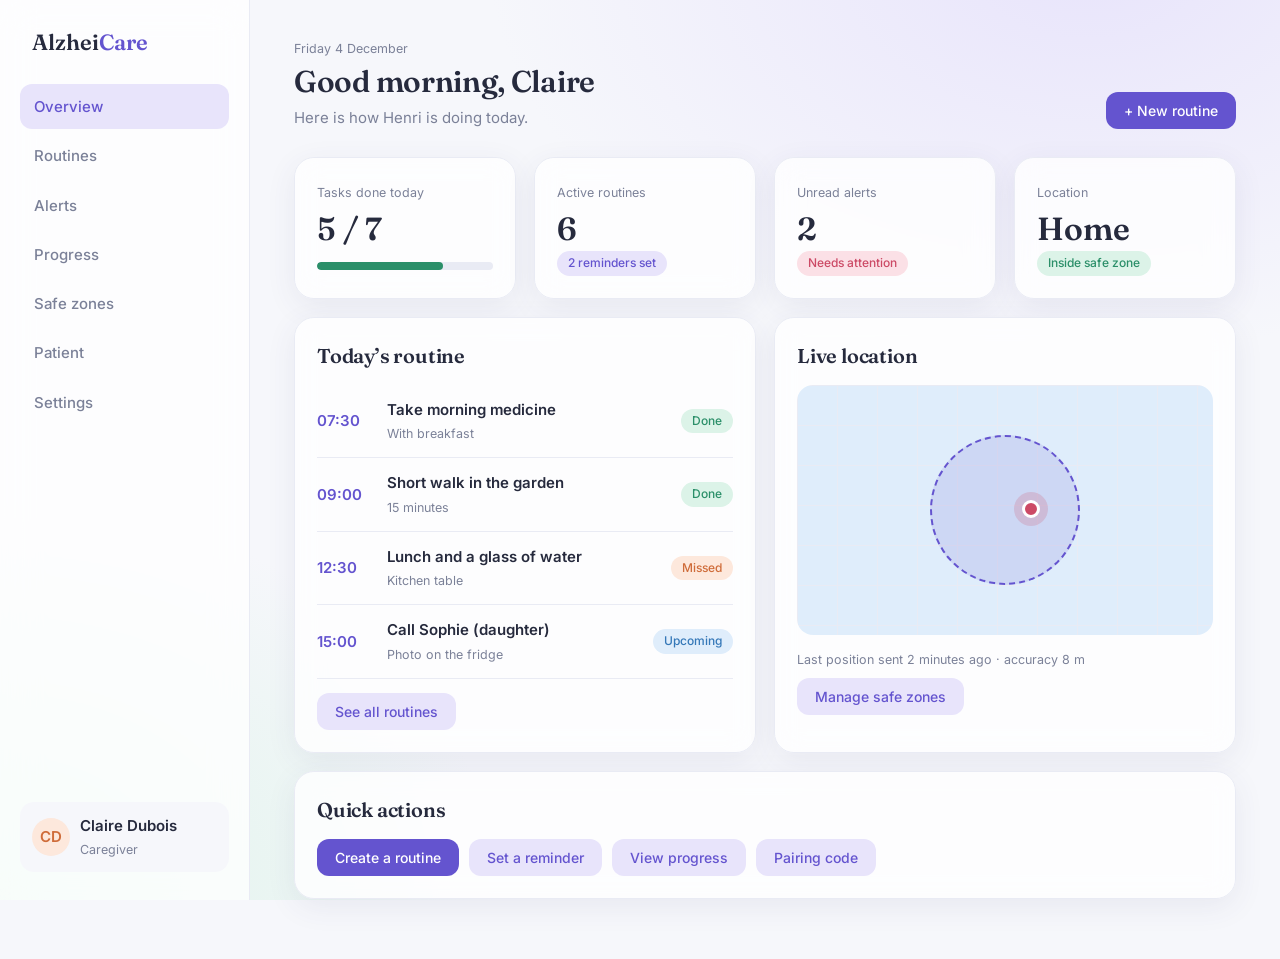
<file: index.html>
<!DOCTYPE html>
<html lang="en">

<head>
  <meta charset="utf-8">
  <meta name="viewport" content="width=device-width, initial-scale=1, viewport-fit=cover">
  <title>AlzheiCare · Caregiver dashboard</title>
  <link rel="preconnect" href="https://fonts.googleapis.com">
  <link href="https://fonts.googleapis.com/css2?family=Fraunces:wght@500;600&family=Inter:wght@400;500;600&display=swap" rel="stylesheet">
  <link rel="stylesheet" href="main.css">
 
</head>

<body>

  <aside>
    <div class="logo">Alzhei<span>Care</span></div>
    <nav>
      <a class="nav" href="#overview">Overview</a>
      <a class="nav" href="#routines">Routines</a>
      <a class="nav" href="#alerts">Alerts</a>
      <a class="nav" href="#progress">Progress</a>
      <a class="nav" href="#safety">Safe zones</a>
      <a class="nav" href="#patient">Patient</a>
      <a class="nav" href="#settings">Settings</a>
    </nav>
    <div class="me">
      <div class="avatar">CD</div>
      <div>
        <h3>Claire Dubois</h3><small>Caregiver</small>
      </div>
    </div>
  </aside>

  <main>

    <!-- ============ OVERVIEW ============ -->
    <section class="view" id="overview">
      <div class="top">
        <div><small id="today">Today</small>
          <h1>Good morning, Claire</h1>
          <p class="mute">Here is how Henri is doing today.</p>
        </div>
        <a class="btn" href="#new">+ New routine</a>
      </div>

      <div class="grid g4">
        <div class="card stat"><small>Tasks done today</small><b>5 / 7</b><progress max="7" value="5"></progress></div>
        <div class="card stat"><small>Active routines</small><b>6</b><span class="tag lav">2 reminders set</span></div>
        <a class="card stat" href="#alerts"><small>Unread alerts</small><b>2</b><span class="tag rose">Needs
            attention</span></a>
        <a class="card stat" href="#safety"><small>Location</small><b>Home</b><span class="tag mint">Inside safe
            zone</span></a>
      </div>

      <div class="grid g2" style="margin-top:18px">
        <div class="card">
          <h2>Today’s routine</h2>
          <div class="row"><span class="time">07:30</span>
            <div class="grow">
              <h3>Take morning medicine</h3><small>With breakfast</small>
            </div><span class="tag mint">Done</span>
          </div>
          <div class="row"><span class="time">09:00</span>
            <div class="grow">
              <h3>Short walk in the garden</h3><small>15 minutes</small>
            </div><span class="tag mint">Done</span>
          </div>
          <div class="row"><span class="time">12:30</span>
            <div class="grow">
              <h3>Lunch and a glass of water</h3><small>Kitchen table</small>
            </div><span class="tag peach">Missed</span>
          </div>
          <div class="row"><span class="time">15:00</span>
            <div class="grow">
              <h3>Call Sophie (daughter)</h3><small>Photo on the fridge</small>
            </div><span class="tag sky">Upcoming</span>
          </div>
          <a class="btn soft" href="#routines" style="margin-top:14px">See all routines</a>
        </div>
        <div class="card">
          <h2>Live location</h2>
          <div class="map">
            <div class="zone"></div>
            <div class="pin"></div>
          </div>
          <p style="margin-top:12px"><small>Last position sent 2 minutes ago · accuracy 8 m</small></p>
          <a class="btn soft" href="#safety" style="margin-top:8px">Manage safe zones</a>
        </div>
      </div>

      <div class="card" style="margin-top:18px">
        <h2>Quick actions</h2>
        <div style="display:flex;gap:10px;flex-wrap:wrap">
          <a class="btn" href="#new">Create a routine</a>
          <a class="btn soft" href="#new">Set a reminder</a>
          <a class="btn soft" href="#progress">View progress</a>
          <a class="btn soft" href="#patient">Pairing code</a>
        </div>
      </div>
    </section>

    <!-- ============ ROUTINES ============ -->
    <section class="view" id="routines">
      <div class="top">
        <div>
          <h1>Routines</h1>
          <p class="mute">Add, change or pause the daily routine.</p>
        </div>
        <a class="btn" href="#new">+ New routine</a>
      </div>
      <div class="card wrap">
        <table>
          <tr>
            <th>Time</th>
            <th>Routine</th>
            <th>Repeats</th>
            <th>Reminder message</th>
            <th>Active</th>
            <th></th>
          </tr>
          <tr>
            <td class="time">07:30</td>
            <td>
              <h3>Morning medicine</h3>
            </td>
            <td>Every day</td>
            <td><small>“Henri, time for your tablets.”</small></td>
            <td><input class="switch" type="checkbox" checked></td>
            <td><a class="btn soft" href="#new">Edit</a></td>
          </tr>
          <tr>
            <td class="time">09:00</td>
            <td>
              <h3>Garden walk</h3>
            </td>
            <td>Mon · Wed · Fri</td>
            <td><small>“A little fresh air?”</small></td>
            <td><input class="switch" type="checkbox" checked></td>
            <td><a class="btn soft" href="#new">Edit</a></td>
          </tr>
          <tr>
            <td class="time">12:30</td>
            <td>
              <h3>Lunch and water</h3>
            </td>
            <td>Every day</td>
            <td><small>“Lunch is ready.”</small></td>
            <td><input class="switch" type="checkbox" checked></td>
            <td><a class="btn soft" href="#new">Edit</a></td>
          </tr>
          <tr>
            <td class="time">15:00</td>
            <td>
              <h3>Call Sophie</h3>
            </td>
            <td>Sun · Wed</td>
            <td><small>“Sophie is waiting for your call.”</small></td>
            <td><input class="switch" type="checkbox" checked></td>
            <td><a class="btn soft" href="#new">Edit</a></td>
          </tr>
          <tr>
            <td class="time">18:00</td>
            <td>
              <h3>Memory photo album</h3>
            </td>
            <td>Every day</td>
            <td><small>“Let’s look at the photos.”</small></td>
            <td><input class="switch" type="checkbox"></td>
            <td><a class="btn soft" href="#new">Edit</a></td>
          </tr>
          <tr>
            <td class="time">21:00</td>
            <td>
              <h3>Evening medicine</h3>
            </td>
            <td>Every day</td>
            <td><small>“Last tablets of the day.”</small></td>
            <td><input class="switch" type="checkbox" checked></td>
            <td><a class="btn soft" href="#new">Edit</a></td>
          </tr>
        </table>
      </div>
    </section>

    <!-- ============ NEW ROUTINE ============ -->
    <section class="view" id="new">
      <div class="top">
        <div>
          <h1>New routine</h1>
          <p class="mute">Henri will see this on his phone.</p>
        </div><a class="btn soft" href="#routines">← Back</a>
      </div>
      <div class="card" style="max-width:640px">
        <form action="#routines">
          <label for="t">Title</label><input id="t" type="text" placeholder="For example: Drink a glass of water"
            required>
          <label for="d">Description</label><textarea id="d"
            placeholder="A few simple words so Henri understands."></textarea>
          <label for="h">Time of day</label><input id="h" type="time" value="10:00">
          <label>Repeat on</label>
          <div class="days">
            <label><input type="checkbox" checked><span>Mon</span></label><label><input type="checkbox"
                checked><span>Tue</span></label>
            <label><input type="checkbox" checked><span>Wed</span></label><label><input type="checkbox"
                checked><span>Thu</span></label>
            <label><input type="checkbox" checked><span>Fri</span></label><label><input
                type="checkbox"><span>Sat</span></label>
            <label><input type="checkbox"><span>Sun</span></label>
          </div>
          <label for="m">Reminder message</label><input id="m" type="text" placeholder="“Henri, it is time for…”">
          <label for="c">Category</label>
          <select id="c">
            <option>Health</option>
            <option>Meals</option>
            <option>Exercise</option>
            <option>Family</option>
            <option>Memory games</option>
          </select>
          <label style="display:flex;justify-content:space-between;align-items:center">Routine is active <input
              class="switch" type="checkbox" checked></label>
          <div style="display:flex;gap:10px;margin-top:24px"><button class="btn" type="submit">Save routine</button><a
              class="btn soft" href="#routines">Cancel</a></div>
        </form>
      </div>
    </section>

    <!-- ============ ALERTS ============ -->
    <section class="view" id="alerts">
      <div class="top">
        <div>
          <h1>Alerts</h1>
          <p class="mute">Everything Henri’s phone sent to you.</p>
        </div>
      </div>
      <div class="card">
        <div class="row alert"><span class="dot" style="background:var(--rose-t)"></span>
          <div class="grow">
            <h3>Henri pressed the help button</h3><small>Today, 10:42</small>
          </div><span class="tag rose">Help</span><button class="btn soft read">Mark as read</button>
        </div>
        <div class="row alert"><span class="dot" style="background:var(--peach-t)"></span>
          <div class="grow">
            <h3>Lunch and water was not completed</h3><small>Today, 13:00</small>
          </div><span class="tag rose">Missed task</span><button class="btn soft read">Mark as read</button>
        </div>
        <div class="row alert done"><span class="dot" style="background:var(--sky-t)"></span>
          <div class="grow">
            <h3>Henri left the safe zone “Home”</h3><small>Yesterday, 16:15</small>
          </div><span class="tag rose">Zone exit</span><button class="btn soft read">Mark as read</button>
        </div>
        <div class="row alert done"><span class="dot" style="background:var(--mint-t)"></span>
          <div class="grow">
            <h3>Henri came back home</h3><small>Yesterday, 16:48</small>
          </div><span class="tag mint">Info</span><button class="btn soft read">Mark as read</button>
        </div>
      </div>
    </section>

    <!-- ============ PROGRESS ============ -->
    <section class="view" id="progress">
      <div class="top">
        <div>
          <h1>Progress</h1>
          <p class="mute">The task log of the last 7 days.</p>
        </div>
      </div>
      <div class="grid g2">
        <div class="card">
          <h2>Completed tasks</h2>
          <div class="bars" style="margin-bottom:34px">
            <div style="height:70%"><span>Mon</span></div>
            <div style="height:85%"><span>Tue</span></div>
            <div style="height:60%"><span>Wed</span></div>
            <div style="height:90%"><span>Thu</span></div>
            <div style="height:75%"><span>Fri</span></div>
            <div style="height:55%"><span>Sat</span></div>
            <div style="height:72%"><span>Sun</span></div>
          </div>
        </div>
        <div class="card">
          <h2>This week</h2>
          <p><small>Medicine taken on time</small></p><progress max="100" value="92"></progress>
          <p style="margin-top:14px"><small>Meals and water</small></p><progress max="100" value="78"></progress>
          <p style="margin-top:14px"><small>Walks and exercise</small></p><progress max="100" value="64"></progress>
          <p style="margin-top:14px"><small>Memory games</small></p><progress max="100" value="81"></progress>
        </div>
      </div>
      <div class="card wrap" style="margin-top:18px">
        <h2>Task log</h2>
        <table>
          <tr>
            <th>Date</th>
            <th>Routine</th>
            <th>Status</th>
            <th>Completed at</th>
          </tr>
          <tr>
            <td>Today</td>
            <td>Morning medicine</td>
            <td><span class="tag mint">Done</span></td>
            <td>07:34</td>
          </tr>
          <tr>
            <td>Today</td>
            <td>Garden walk</td>
            <td><span class="tag mint">Done</span></td>
            <td>09:12</td>
          </tr>
          <tr>
            <td>Today</td>
            <td>Lunch and water</td>
            <td><span class="tag peach">Missed</span></td>
            <td>–</td>
          </tr>
          <tr>
            <td>Yesterday</td>
            <td>Evening medicine</td>
            <td><span class="tag mint">Done</span></td>
            <td>21:05</td>
          </tr>
          <tr>
            <td>Yesterday</td>
            <td>Call Sophie</td>
            <td><span class="tag mint">Done</span></td>
            <td>15:20</td>
          </tr>
        </table>
      </div>
    </section>

    <!-- ============ SAFE ZONES ============ -->
    <section class="view" id="safety">
      <div class="top">
        <div>
          <h1>Safe zones</h1>
          <p class="mute">You get an alert when Henri leaves an active zone.</p>
        </div>
      </div>
      <div class="grid g2">
        <div class="card">
          <h2>Map</h2>
          <div class="map">
            <div class="zone"></div>
            <div class="pin"></div>
          </div>
          <p style="margin-top:12px"><small>Henri is inside “Home” · updated 2 minutes ago</small></p>
        </div>
        <div class="card">
          <h2>Your zones</h2>
          <div class="row">
            <div class="grow">
              <h3>Home</h3><small>Radius 150 m</small>
            </div><input class="switch" type="checkbox" checked>
          </div>
          <div class="row">
            <div class="grow">
              <h3>Park near the house</h3><small>Radius 300 m</small>
            </div><input class="switch" type="checkbox" checked>
          </div>
          <div class="row">
            <div class="grow">
              <h3>Sophie’s house</h3><small>Radius 100 m</small>
            </div><input class="switch" type="checkbox">
          </div>
        </div>
      </div>
      <div class="card" style="margin-top:18px;max-width:640px">
        <h2>Add a safe zone</h2>
        <form action="#safety">
          <label for="zn">Name</label><input id="zn" type="text" placeholder="For example: Church">
          <label for="zr">Radius: from 50 m to 1000 m</label><input id="zr" type="range" min="50" max="1000" step="50"
            value="200">
          <button class="btn" style="margin-top:18px" type="submit">Save zone</button>
        </form>
      </div>
    </section>

    <!-- ============ PATIENT ============ -->
    <section class="view" id="patient">
      <div class="top">
        <div>
          <h1>Patient</h1>
          <p class="mute">The person you care for.</p>
        </div>
      </div>
      <div class="grid g2">
        <div class="card">
          <div style="display:flex;gap:16px;align-items:center;margin-bottom:10px">
            <div class="avatar" style="width:64px;height:64px;font-size:22px;background:var(--sky);color:var(--sky-t)">
              HM</div>
            <div>
              <h2 style="margin:0">Henri Martin</h2><small>Born 14 March 1948</small>
            </div>
          </div>
          <div class="row"><small class="grow">Status</small><span class="tag mint">Phone connected</span></div>
          <div class="row"><small class="grow">Caregiver</small><span>Claire Dubois</span></div>
          <div class="row"><small class="grow">Phone</small><span>+44 7700 900123</span></div>
        </div>
        <div class="card">
          <h2>Pairing code</h2>
          <p class="mute" style="margin-bottom:14px">Type this code on Henri’s phone to link both apps.</p>
          <span class="code">HN-4821</span>
        </div>
      </div>
      <div class="card" style="margin-top:18px">
        <h2>Good to know</h2>
        <details open>
          <summary>What does the help button do?</summary>
          <p class="mute">Henri presses it, and you get an alert with his position straight away.</p>
        </details>
        <details>
          <summary>What if the phone is off?</summary>
          <p class="mute">The last known position stays visible, and you are alerted if no position arrives.</p>
        </details>
      </div>
    </section>

    <!-- ============ SETTINGS ============ -->
    <section class="view" id="settings">
      <div class="top">
        <div>
          <h1>Settings</h1>
          <p class="mute">Your account and notifications.</p>
        </div>
      </div>
      <div class="grid g2">
        <div class="card">
          <h2>Your account</h2>
          <form action="#settings">
            <label for="n">Name</label><input id="n" type="text" value="Claire Dubois">
            <label for="e">Email</label><input id="e" type="email" value="claire@example.com">
            <label for="p">Phone</label><input id="p" type="tel" value="+44 7700 900456">
            <button class="btn" style="margin-top:20px">Save changes</button>
          </form>
        </div>
        <div class="card">
          <h2>Notifications</h2>
          <div class="row"><span class="grow">Help button pressed</span><input class="switch" type="checkbox" checked>
          </div>
          <div class="row"><span class="grow">Patient leaves a safe zone</span><input class="switch" type="checkbox"
              checked></div>
          <div class="row"><span class="grow">Missed tasks</span><input class="switch" type="checkbox" checked></div>
          <div class="row"><span class="grow">Daily summary by email</span><input class="switch" type="checkbox"></div>
          <label for="l">Language</label><select id="l">
            <option>English</option>
            <option>Français</option>
          </select>
          <div style="margin-top:20px"><button class="btn red">Log out</button></div>
        </div>
      </div>
    </section>

  </main>

  <script>
    /* The only JavaScript: show today's date, and grey out an alert once it is marked as read */
    document.getElementById("today").textContent = new Date().toLocaleDateString("en-GB", {weekday: "long", day: "numeric", month: "long"});
    document.querySelectorAll(".read").forEach(function (b) {
      b.onclick = function () {b.closest(".alert").classList.toggle("done");};
    });
  </script>
</body>

</html>
</file>
<file: main.css>
/* 1. COLOURS: change them here and the whole app changes */
    :root {
      --bg: #f6f7fb;
      --card: rgba(255, 255, 255, .78);
      --ink: #262a3d;
      --mute: #7b8198;
      --line: #e9ebf4;
      --mint: #dcf3e8;
      --mint-t: #2b8f69;
      --lav: #e8e4fb;
      --lav-t: #6454cf;
      --peach: #fde8dc;
      --peach-t: #cf6c3a;
      --sky: #dfedfb;
      --sky-t: #3578b8;
      --rose: #fbe0e6;
      --rose-t: #cc4a66;
      --shadow: 0 8px 30px rgba(60, 70, 120, .08);
      color-scheme: light;
      box-sizing: border-box;
      padding-top: env(safe-area-inset-top, 0px);
      padding-bottom: env(safe-area-inset-bottom, 0px);
    }

    @media (prefers-color-scheme:dark) {
      :root:not([data-theme="light"]) {
        --bg: #13151e;
        --card: rgba(30, 33, 48, .8);
        --ink: #eceef8;
        --mute: #9aa0b8;
        --line: #2a2e42;
        --mint: #1d3a31;
        --mint-t: #7fdcb5;
        --lav: #2a2650;
        --lav-t: #b3a8ff;
        --peach: #43291e;
        --peach-t: #ffb18a;
        --sky: #1d3249;
        --sky-t: #8cc4f5;
        --rose: #472029;
        --rose-t: #ff9fb4;
        --shadow: 0 8px 30px rgba(0, 0, 0, .3);
        color-scheme: dark;
      }
    }

    :root[data-theme="dark"] {
      --bg: #13151e;
      --card: rgba(30, 33, 48, .8);
      --ink: #eceef8;
      --mute: #9aa0b8;
      --line: #2a2e42;
      --mint: #1d3a31;
      --mint-t: #7fdcb5;
      --lav: #2a2650;
      --lav-t: #b3a8ff;
      --peach: #43291e;
      --peach-t: #ffb18a;
      --sky: #1d3249;
      --sky-t: #8cc4f5;
      --rose: #472029;
      --rose-t: #ff9fb4;
      --shadow: 0 8px 30px rgba(0, 0, 0, .3);
      color-scheme: dark;
    }

    /* 2. BASICS */
    * {
      box-sizing: border-box;
      margin: 0
    }

    html {
      scroll-padding-top: env(safe-area-inset-top, 0px);
      scroll-behavior: smooth
    }

    body {
      font: 15px/1.55 Inter, system-ui, sans-serif;
      color: var(--ink);
      background: var(--bg);
      background-image: radial-gradient(600px 400px at 85% -5%, var(--lav), transparent), radial-gradient(500px 400px at 0 100%, var(--mint), transparent);
      background-attachment: fixed;
      min-height: 100vh;
      display: flex
    }

    a {
      color: inherit;
      text-decoration: none
    }

    h1,
    h2 {
      font-family: Fraunces, Georgia, serif;
      font-weight: 600;
      letter-spacing: -.01em
    }

    h1 {
      font-size: 30px
    }

    h2 {
      font-size: 20px
    }

    h3 {
      font-size: 15px;
      font-weight: 600
    }

    small,
    .mute {
      color: var(--mute)
    }

    /* 3. SIDEBAR */
    aside {
      width: 250px;
      padding: 28px 20px;
      position: sticky;
      top: 0;
      height: 100vh;
      display: flex;
      flex-direction: column;
      gap: 6px;
      background: var(--card);
      backdrop-filter: blur(18px);
      border-right: 1px solid var(--line)
    }

    .logo {
      font: 600 22px Fraunces, serif;
      padding: 0 12px 22px
    }

    .logo span {
      color: var(--lav-t)
    }

    aside nav {
      display: flex;
      flex-direction: column;
      gap: 4px
    }

    aside a.nav {
      padding: 11px 14px;
      border-radius: 12px;
      color: var(--mute);
      font-weight: 500;
      transition: .2s
    }

    aside a.nav:hover {
      background: var(--lav);
      color: var(--lav-t)
    }

    .me {
      margin-top: auto;
      padding: 12px;
      border-radius: 14px;
      background: var(--bg);
      display: flex;
      gap: 10px;
      align-items: center
    }

    .avatar {
      width: 38px;
      height: 38px;
      border-radius: 50%;
      background: var(--peach);
      color: var(--peach-t);
      display: grid;
      place-items: center;
      font-weight: 600;
      flex: none
    }

    /* active menu item (the page being shown) */
    body:not(:has(.view:target)) a[href="#overview"],
    body:has(#overview:target) a[href="#overview"],
    body:has(#routines:target) a[href="#routines"],
    body:has(#new:target) a[href="#routines"],
    body:has(#alerts:target) a[href="#alerts"],
    body:has(#progress:target) a[href="#progress"],
    body:has(#safety:target) a[href="#safety"],
    body:has(#patient:target) a[href="#patient"],
    body:has(#settings:target) a[href="#settings"] {
      background: var(--lav);
      color: var(--lav-t)
    }

    /* 4. PAGES: only the one in the address bar (#name) is visible */
    main {
      flex: 1;
      padding: 36px 44px 60px;
      max-width: 1180px;
      min-width: 0
    }

    .view {
      display: none;
      animation: in .35s ease
    }

    .view:target,
    body:not(:has(.view:target)) #overview {
      display: block
    }

    @keyframes in {
      from {
        opacity: 0;
        transform: translateY(8px)
      }
    }

    .top {
      display: flex;
      justify-content: space-between;
      align-items: flex-end;
      gap: 16px;
      flex-wrap: wrap;
      margin-bottom: 28px
    }

    /* 5. CARDS, GRID, BUTTONS */
    .grid {
      display: grid;
      gap: 18px
    }

    .g4 {
      grid-template-columns: repeat(auto-fit, minmax(200px, 1fr))
    }

    .g2 {
      grid-template-columns: repeat(auto-fit, minmax(320px, 1fr))
    }

    .card {
      background: var(--card);
      backdrop-filter: blur(14px);
      border: 1px solid var(--line);
      border-radius: 20px;
      padding: 22px;
      box-shadow: var(--shadow)
    }

    .card h2 {
      margin-bottom: 14px
    }

    .stat b {
      display: block;
      font: 600 32px Fraunces, serif;
      margin: 6px 0 2px
    }

    .btn {
      display: inline-block;
      border: 0;
      cursor: pointer;
      font: 500 14px Inter, sans-serif;
      padding: 10px 18px;
      border-radius: 12px;
      background: var(--lav-t);
      color: #fff;
      transition: .2s
    }

    .btn:hover {
      transform: translateY(-1px);
      box-shadow: 0 6px 16px rgba(100, 84, 207, .3)
    }

    .btn.soft {
      background: var(--lav);
      color: var(--lav-t)
    }

    .btn.soft:hover {
      box-shadow: none
    }

    .btn.red {
      background: var(--rose);
      color: var(--rose-t)
    }

    .btn.red:hover {
      box-shadow: none
    }

    .tag {
      display: inline-block;
      padding: 3px 11px;
      border-radius: 99px;
      font-size: 12px;
      font-weight: 500
    }

    .mint {
      background: var(--mint);
      color: var(--mint-t)
    }

    .lav {
      background: var(--lav);
      color: var(--lav-t)
    }

    .peach {
      background: var(--peach);
      color: var(--peach-t)
    }

    .sky {
      background: var(--sky);
      color: var(--sky-t)
    }

    .rose {
      background: var(--rose);
      color: var(--rose-t)
    }

    progress {
      width: 100%;
      height: 8px;
      border-radius: 9px;
      border: 0;
      overflow: hidden;
      background: var(--line);
      accent-color: var(--mint-t)
    }

    progress::-webkit-progress-bar {
      background: var(--line)
    }

    progress::-webkit-progress-value {
      background: var(--mint-t);
      border-radius: 9px
    }

    progress::-moz-progress-bar {
      background: var(--mint-t)
    }

    /* 6. LISTS AND TABLES */
    .row {
      display: flex;
      align-items: center;
      gap: 14px;
      padding: 13px 0;
      border-bottom: 1px solid var(--line)
    }

    .row:last-child {
      border: 0
    }

    .row .grow {
      flex: 1;
      min-width: 0
    }

    .time {
      font-weight: 600;
      width: 56px;
      color: var(--lav-t)
    }

    .dot {
      width: 10px;
      height: 10px;
      border-radius: 50%;
      background: var(--mint-t);
      flex: none
    }

    .wrap {
      overflow-x: auto
    }

    table {
      width: 100%;
      border-collapse: collapse;
      min-width: 520px
    }

    th {
      text-align: left;
      font-weight: 500;
      color: var(--mute);
      font-size: 13px;
      padding: 8px 10px
    }

    td {
      padding: 13px 10px;
      border-top: 1px solid var(--line)
    }

    .alert.done {
      opacity: .5
    }

    .alert.done .tag.rose {
      background: var(--line);
      color: var(--mute)
    }

    /* 7. FORMS */
    label {
      display: block;
      font-weight: 500;
      margin: 16px 0 6px;
      font-size: 14px
    }

    input[type=text],
    input[type=time],
    input[type=email],
    input[type=tel],
    select,
    textarea {
      width: 100%;
      font: inherit;
      color: var(--ink);
      padding: 11px 14px;
      border: 1px solid var(--line);
      border-radius: 12px;
      background: var(--bg);
      outline: 0;
      transition: .2s
    }

    input:focus,
    select:focus,
    textarea:focus {
      border-color: var(--lav-t);
      box-shadow: 0 0 0 4px var(--lav)
    }

    textarea {
      min-height: 90px;
      resize: vertical
    }

    input[type=range] {
      width: 100%;
      accent-color: var(--lav-t)
    }

    .days {
      display: flex;
      gap: 8px;
      flex-wrap: wrap
    }

    .days label {
      margin: 0
    }

    .days input {
      display: none
    }

    .days span {
      display: grid;
      place-items: center;
      width: 42px;
      height: 42px;
      border-radius: 50%;
      background: var(--bg);
      border: 1px solid var(--line);
      cursor: pointer;
      font-size: 13px;
      transition: .2s
    }

    .days input:checked+span {
      background: var(--lav-t);
      color: #fff;
      border-color: var(--lav-t)
    }

    /* on/off switch made only with a checkbox */
    .switch {
      appearance: none;
      width: 42px;
      height: 24px;
      border-radius: 99px;
      background: var(--line);
      position: relative;
      cursor: pointer;
      transition: .25s;
      flex: none
    }

    .switch::after {
      content: "";
      position: absolute;
      top: 3px;
      left: 3px;
      width: 18px;
      height: 18px;
      border-radius: 50%;
      background: #fff;
      box-shadow: 0 1px 4px rgba(0, 0, 0, .2);
      transition: .25s
    }

    .switch:checked {
      background: var(--mint-t)
    }

    .switch:checked::after {
      left: 21px
    }

    details {
      border-bottom: 1px solid var(--line);
      padding: 12px 0
    }

    summary {
      cursor: pointer;
      font-weight: 500
    }

    /* 8. MAP (drawn with CSS) */
    .map {
      position: relative;
      height: 250px;
      border-radius: 16px;
      overflow: hidden;
      background: linear-gradient(var(--line) 1px, transparent 1px) 0 0/40px 40px, linear-gradient(90deg, var(--line) 1px, transparent 1px) 0 0/40px 40px, var(--sky)
    }

    .zone {
      position: absolute;
      left: 50%;
      top: 50%;
      width: 150px;
      height: 150px;
      margin: -75px;
      border-radius: 50%;
      background: rgba(100, 84, 207, .14);
      border: 2px dashed var(--lav-t)
    }

    .pin {
      position: absolute;
      left: 54%;
      top: 46%;
      width: 18px;
      height: 18px;
      border-radius: 50%;
      background: var(--rose-t);
      border: 3px solid #fff;
      box-shadow: 0 0 0 8px rgba(204, 74, 102, .2)
    }

    /* weekly bars */
    .bars {
      display: flex;
      align-items: flex-end;
      gap: 14px;
      height: 170px;
      padding-top: 10px
    }

    .bars div {
      flex: 1;
      border-radius: 10px 10px 4px 4px;
      background: var(--lav);
      position: relative;
      transition: .2s
    }

    .bars div:hover {
      background: var(--lav-t)
    }

    .bars span {
      position: absolute;
      bottom: -24px;
      left: 0;
      right: 0;
      text-align: center;
      font-size: 12px;
      color: var(--mute)
    }

    .code {
      font: 600 34px Fraunces, serif;
      letter-spacing: .14em;
      background: var(--lav);
      color: var(--lav-t);
      padding: 14px 22px;
      border-radius: 16px;
      display: inline-block
    }

    /* 9. PHONES */
    @media (max-width:860px) {
      body {
        flex-direction: column
      }

      aside {
        width: 100%;
        height: auto;
        position: sticky;
        z-index: 5;
        flex-direction: row;
        align-items: center;
        padding: 12px 14px;
        overflow-x: auto;
        gap: 8px
      }

      .logo {
        padding: 0 8px 0 0
      }

      aside nav {
        flex-direction: row
      }

      aside a.nav {
        white-space: nowrap;
        padding: 8px 12px
      }

      .me {
        display: none
      }

      main {
        padding: 24px 18px 50px
      }
    }
</file>
